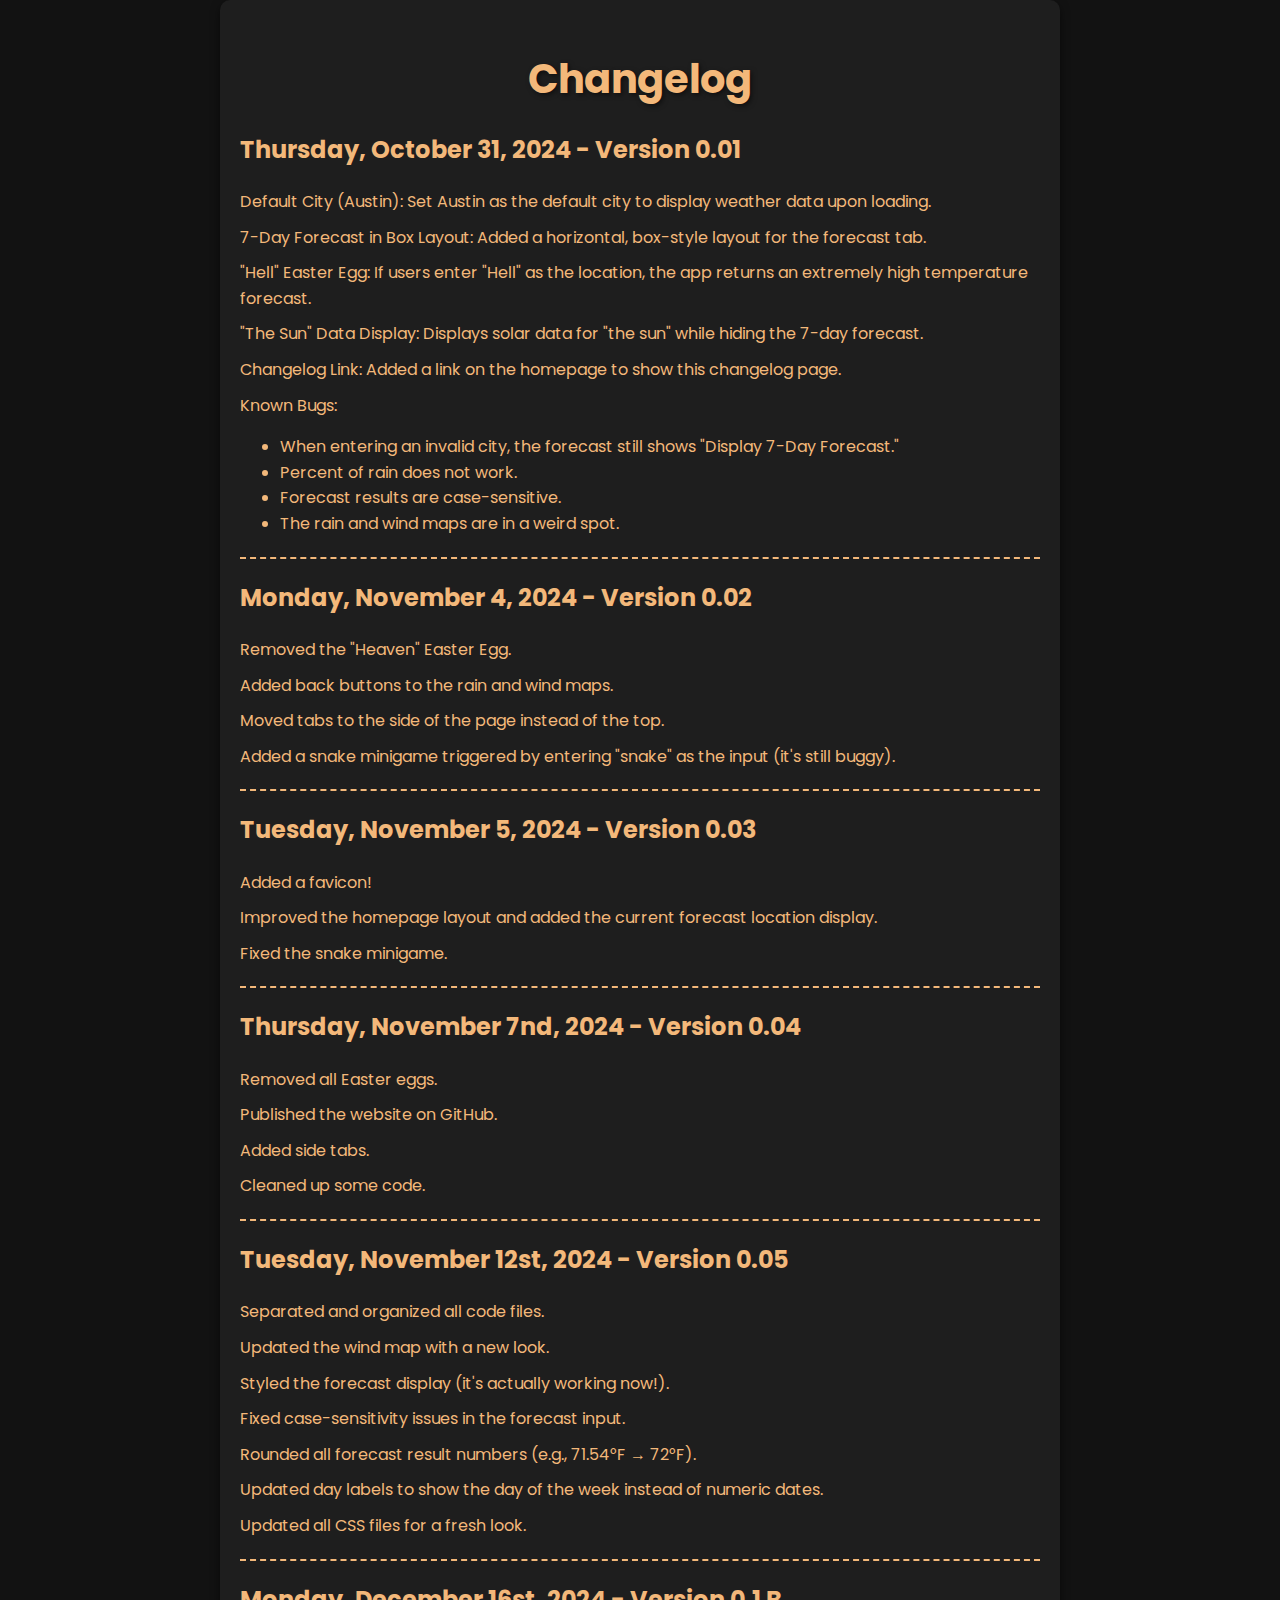
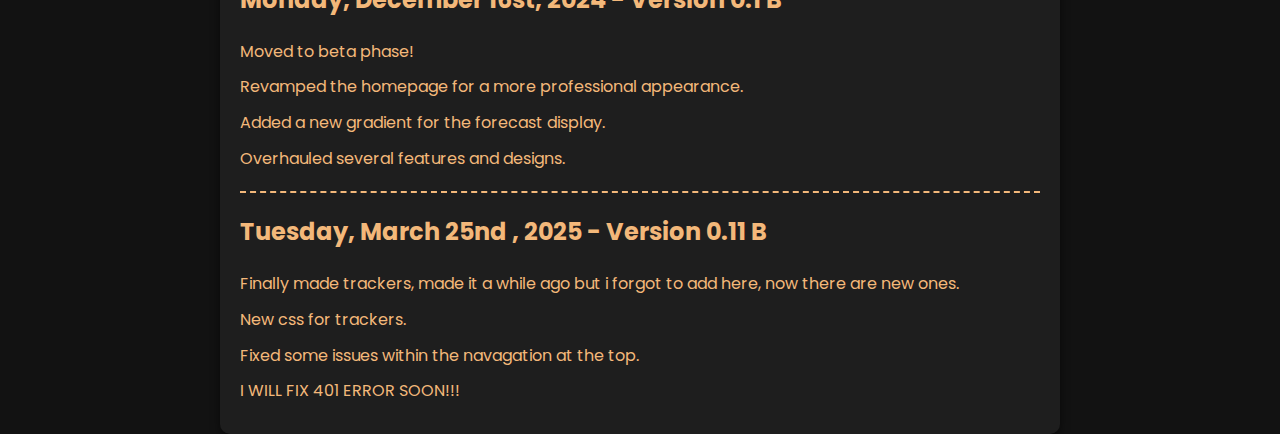
<file: changelog.html>
<!DOCTYPE html>
<html lang="en">
<head>
    <meta charset="UTF-8">
    <meta name="viewport" content="width=device-width, initial-scale=1.0">
    <title>Changelog</title>
    <link rel="stylesheet" href="changelog.css"> <!-- Link to your CSS file -->
    <link href="https://fonts.googleapis.com/css2?family=Poppins:wght@400;600;700&display=swap" rel="stylesheet">
</head>
<body>
    <div id="changelogContainer">
        <h1>Changelog</h1>

        <h2>Thursday, October 31, 2024 - Version 0.01</h2>
        <p>Default City (Austin): Set Austin as the default city to display weather data upon loading.</p>
        <p>7-Day Forecast in Box Layout: Added a horizontal, box-style layout for the forecast tab.</p>
        <p>"Hell" Easter Egg: If users enter "Hell" as the location, the app returns an extremely high temperature forecast.</p>
        <p>"The Sun" Data Display: Displays solar data for "the sun" while hiding the 7-day forecast.</p>
        <p>Changelog Link: Added a link on the homepage to show this changelog page.</p>
        <p>Known Bugs:</p>
        <ul>
            <li>When entering an invalid city, the forecast still shows "Display 7-Day Forecast."</li>
            <li>Percent of rain does not work.</li>
            <li>Forecast results are case-sensitive.</li>
            <li>The rain and wind maps are in a weird spot.</li>
        </ul>
        <div class="divider"></div>

        <h2>Monday, November 4, 2024 - Version 0.02</h2>
        <p>Removed the "Heaven" Easter Egg.</p>
        <p>Added back buttons to the rain and wind maps.</p>
        <p>Moved tabs to the side of the page instead of the top.</p>
        <p>Added a snake minigame triggered by entering "snake" as the input (it's still buggy).</p>
        <div class="divider"></div>

        <h2>Tuesday, November 5, 2024 - Version 0.03</h2>
        <p>Added a favicon!</p>
        <p>Improved the homepage layout and added the current forecast location display.</p>
        <p>Fixed the snake minigame.</p>
        <div class="divider"></div>

        <h2>Thursday, November 7nd, 2024 - Version 0.04</h2>
        <p>Removed all Easter eggs.</p>
        <p>Published the website on GitHub.</p>
        <p>Added side tabs.</p>
        <p>Cleaned up some code.</p>
        <div class="divider"></div>

        <h2>Tuesday, November 12st, 2024 - Version 0.05</h2>
        <p>Separated and organized all code files.</p>
        <p>Updated the wind map with a new look.</p>
        <p>Styled the forecast display (it's actually working now!).</p>
        <p>Fixed case-sensitivity issues in the forecast input.</p>
        <p>Rounded all forecast result numbers (e.g., 71.54°F → 72°F).</p>
        <p>Updated day labels to show the day of the week instead of numeric dates.</p>
        <p>Updated all CSS files for a fresh look.</p>
        <div class="divider"></div>

        <h2>Monday, December 16st, 2024 - Version 0.1 B</h2>
        <p>Moved to beta phase!</p>
        <p>Revamped the homepage for a more professional appearance.</p>
        <p>Added a new gradient for the forecast display.</p>
        <p>Overhauled several features and designs.</p>
        <div class="divider"></div>

         <h2>Tuesday, March 25nd , 2025 - Version 0.11 B</h2>
         <p>Finally made trackers, made it a while ago but i forgot to add here, now there are new ones.</p>
         <p>New css for trackers.</p>
         <p>Fixed some issues within the navagation at the top.</p>
         <p>I WILL FIX 401 ERROR SOON!!!</p>
    </div>
</body>
</html>
</file>
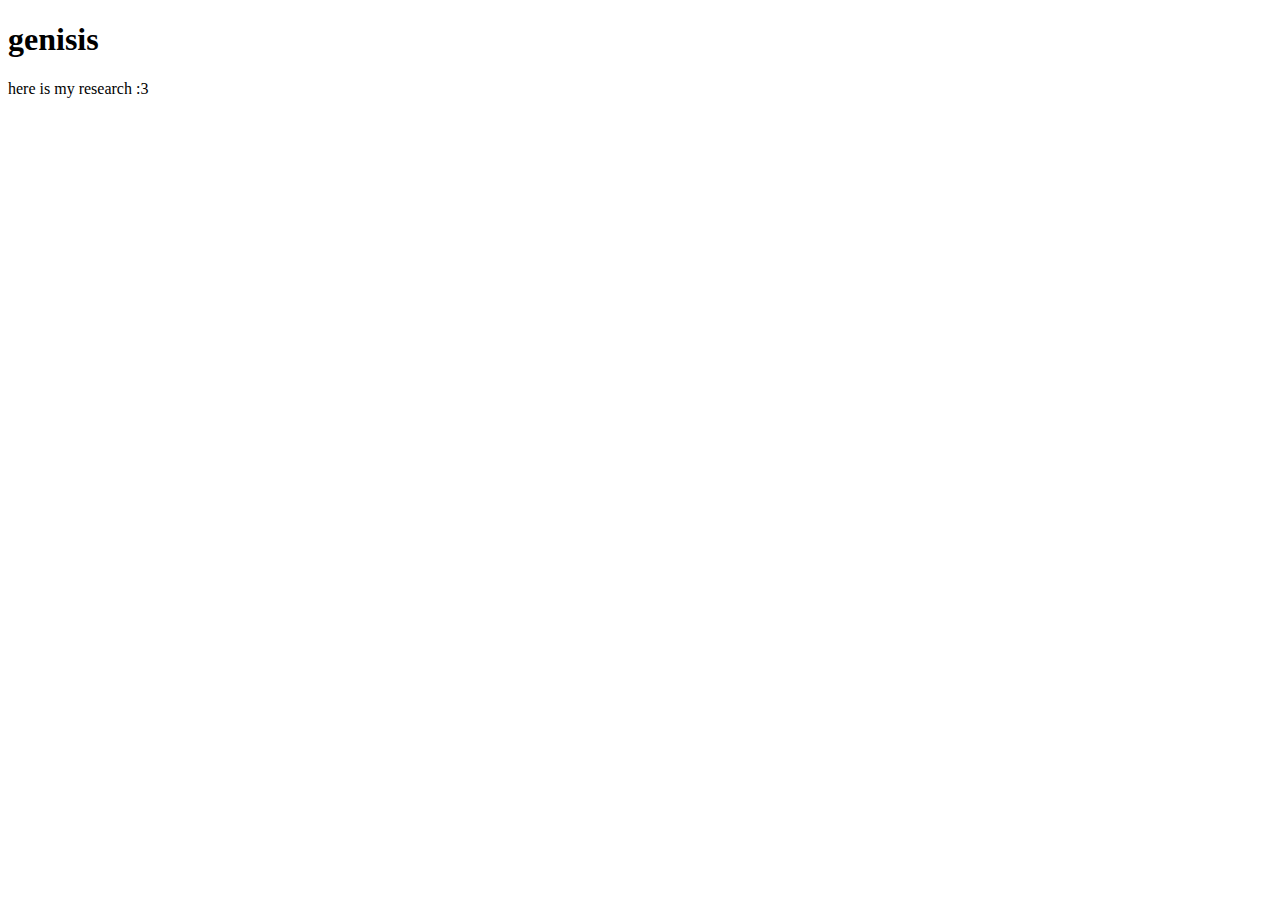
<file: genesis.html>
<!DOCTYPE html>
<html lang="en">
<head>
    <meta charset="UTF-8">
    <meta name="viewport" content="width=device-width, initial-scale=1.0">
    <title>Genesis</title>
</head>
<body>
    <div id="genesisContainer">
        <link href="https://fonts.googleapis.com/css2?family=Poppins:wght@400;600;700&display=swap" rel="stylesheet">
        <h1>genisis</h1>
    <p>here is my research :3</p>
    </div>
</body>
</html>
</file>
<file: changelog.css>
body {
        font-family: 'Poppins', sans-serif;
        line-height: 1.6;
        margin: 0;
        padding: 0;
        background-color: #121212; /* Dark background */
        color: #f3b87a; /* Text color */
        min-height: 100vh; /* Ensure full viewport height */
        display: flex;
        flex-direction: column; /* Stack content vertically */
    }

    #changelogContainer {
        max-width: 800px;
        width: 100%;
        background: #1e1e1e; /* Slightly lighter dark background for contrast */
        color: #f3b87a; /* Keep the text consistent */
        padding: 20px;
        border-radius: 10px;
        box-shadow: 0 4px 10px rgba(0, 0, 0, 0.5); /* Subtle shadow for elevation */
        margin: auto; /* Center horizontally and vertically if possible */
        flex-grow: 1; /* Push the footer down when content is small */
        overflow-y: auto; /* Allow scrolling inside the container if needed */
    }

    h1 {
        text-align: center;
        font-size: 2.5rem;
        margin-bottom: 20px;
        color: #f3b87a; /* Heading color */
        text-shadow: 2px 2px 5px rgba(0, 0, 0, 0.5); /* Subtle glow effect */
    }

    p {
        margin: 10px 0;
        color: #f3b87a; /* Text color */
    }

    .divider {
        margin: 20px 0;
        border-bottom: 2px dashed #f3b87a; /* Divider matches theme */
    }

    a {
        color: #f3b87a; /* Link color */
        text-decoration: none;
    }

    a:hover {
        text-decoration: underline;
        color: #ffe4c1; /* Lighter hover effect for better accessibility */
    }
    .navbar {
        background-color: #333;  /* Dark gray background */
        padding: 20px 30px;  /* Updated padding */
        box-shadow: 0 4px 6px rgba(0, 0, 0, 0.1);
        position: fixed;  /* Fixes the navbar at the top */
        top: 0;
        left: 0;
        width: 100%;
        z-index: 10000000000;  /* Ensures it stays on top */
        font-family: 'Poppins', sans-serif;  /* Poppins font */
        opacity: 0;  /* Initially invisible */
        animation: fadeIn 1s ease-in-out forwards;  /* Fade-in effect */
        max-width: 100%;  /* Prevents navbar from exceeding the screen width */
        box-sizing: border-box;  /* Ensures padding doesn't affect width */
    }
    
    /* Fade-in animation */
    @keyframes fadeIn {
        0% {
            opacity: 0;
            transform: translateY(-20px);  /* Start slightly above */
        }
        100% {
            opacity: 1;
            transform: translateY(0);  /* End at normal position */
        }
    }
    
    .nav-list {
        display: flex;
        justify-content: center;
        margin: 0;
        padding: 0;
        list-style: none;
        max-width: 120px;  /* Restrict width of nav items */
        margin: 0 auto;  /* Center the nav items */
    }
    
    .nav-item {
        margin: 0 20px;
    }
    
    .nav-link {
        text-decoration: none;
        color: #f3b87a;  /* Peach text color */
        font-size: 18px;
        font-weight: 500;
        padding: 8px 16px;
        transition: all 0.3s ease;
    }
    
    .nav-link:hover {
        color: #333;  /* Dark gray text on hover */
        background-color: #f3b87a;  /* Peach background on hover */
        border-radius: 5px;
    }
</file>
